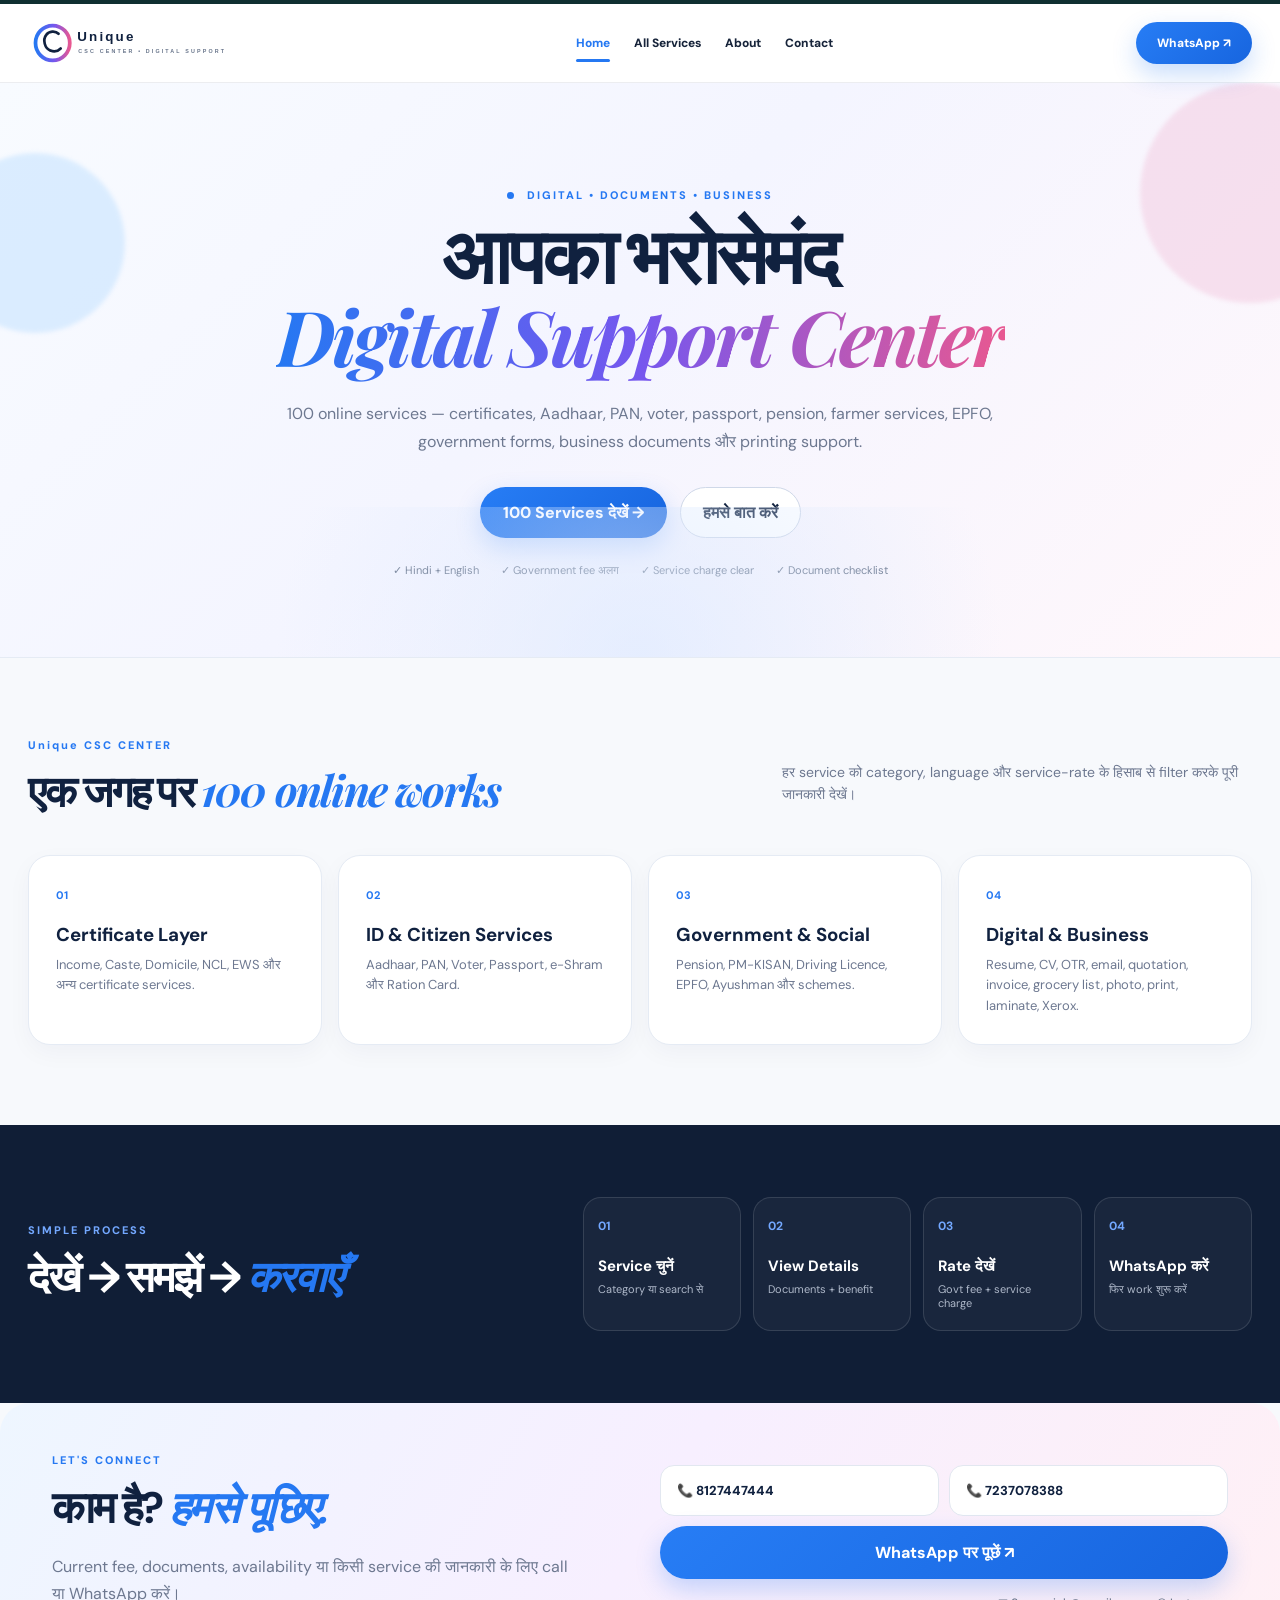
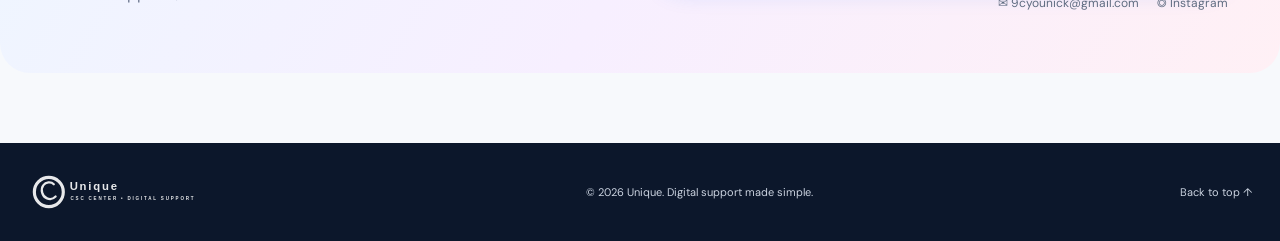
<file: index.html>
<!doctype html>
<html lang="hi">
<head>
<meta charset="utf-8"><meta name="viewport" content="width=device-width,initial-scale=1">
<title>Unique — Digital & CSC Support</title>
<meta name="description" content="Unique CSC Center — digital, certificate, government form, EPFO, farmer, ID, printing and business support.">
<link rel="preconnect" href="https://fonts.googleapis.com"><link rel="preconnect" href="https://fonts.gstatic.com" crossorigin>
<link href="https://fonts.googleapis.com/css2?family=DM+Sans:wght@400;500;600;700;800&family=Playfair+Display:wght@600;700&display=swap" rel="stylesheet">
<link rel="stylesheet" href="style.css">
</head>
<body>
<header class="site-header"><div class="nav-wrap">
<a class="brand" href="index.html#digital" aria-label="Unique Home"><img src="logo.svg" alt="Unique logo"></a>
<nav><a class="active" href="index.html#digital">Home</a><a href="services.html">All Services</a><a href="index.html#about">About</a><a href="index.html#contact">Contact</a></nav>
<a class="wa-btn" href="https://wa.me/918127447444" target="_blank" rel="noopener">WhatsApp ↗</a>
</div></header>
<main>
<section class="hero" id="digital"><div class="orb orb1"></div><div class="orb orb2"></div><div class="eyebrow"><span></span> DIGITAL • DOCUMENTS • BUSINESS</div>
<h1>आपका भरोसेमंद <br><em>Digital Support Center</em></h1>
<p>100 online services — certificates, Aadhaar, PAN, voter, passport, pension, farmer services, EPFO, government forms, business documents और printing support.</p>
<div class="hero-actions"><a class="primary" href="services.html">100 Services देखें <span>→</span></a><a class="ghost" href="#contact">हमसे बात करें</a></div>
<div class="trust-row"><span>✓ Hindi + English</span><span>✓ Government fee अलग</span><span>✓ Service charge clear</span><span>✓ Document checklist</span></div></section>
<section class="section" id="about"><div class="section-head"><div><div class="eyebrow">Unique CSC CENTER</div><h2>एक जगह पर <span>100 online works</span></h2></div><p>हर service को category, language और service-rate के हिसाब से filter करके पूरी जानकारी देखें।</p></div>
<div class="feature-grid"><div class="feature"><b>01</b><h3>Certificate Layer</h3><p>Income, Caste, Domicile, NCL, EWS और अन्य certificate services.</p></div><div class="feature"><b>02</b><h3>ID & Citizen Services</h3><p>Aadhaar, PAN, Voter, Passport, e-Shram और Ration Card.</p></div><div class="feature"><b>03</b><h3>Government & Social</h3><p>Pension, PM-KISAN, Driving Licence, EPFO, Ayushman और schemes.</p></div><div class="feature"><b>04</b><h3>Digital & Business</h3><p>Resume, CV, OTR, email, quotation, invoice, grocery list, photo, print, laminate, Xerox.</p></div></div></section>
<section class="dark-band"><div><div class="eyebrow">SIMPLE PROCESS</div><h2>देखें → समझें → <span>करवाएँ</span></h2></div><div class="steps"><div><b>01</b><strong>Service चुनें</strong><small>Category या search से</small></div><div><b>02</b><strong>View Details</strong><small>Documents + benefit</small></div><div><b>03</b><strong>Rate देखें</strong><small>Govt fee + service charge</small></div><div><b>04</b><strong>WhatsApp करें</strong><small>फिर work शुरू करें</small></div></div></section>
<section class="contact" id="contact"><div><div class="eyebrow">LET'S CONNECT</div><h2>काम है? <span>हमसे पूछिए.</span></h2><p>Current fee, documents, availability या किसी service की जानकारी के लिए call या WhatsApp करें।</p></div><div class="contact-actions"><a href="tel:+918127447444">📞 8127447444</a><a href="tel:+917237078388">📞 7237078388</a><a class="whatsapp-large" href="https://wa.me/918127447444" target="_blank" rel="noopener">WhatsApp पर पूछें ↗</a><div class="socials"><a href="mailto:9cyounick@gmail.com">✉ 9cyounick@gmail.com</a><a href="https://instagram.com/" target="_blank" rel="noopener">◎ Instagram</a></div></div></section>
</main>
<footer><a class="brand footer-brand" href="index.html#digital"><img src="logo.svg" alt="Unique"></a><p>© 2026 Unique. Digital support made simple.</p><a href="#digital">Back to top ↑</a></footer>
</body></html>
</file>
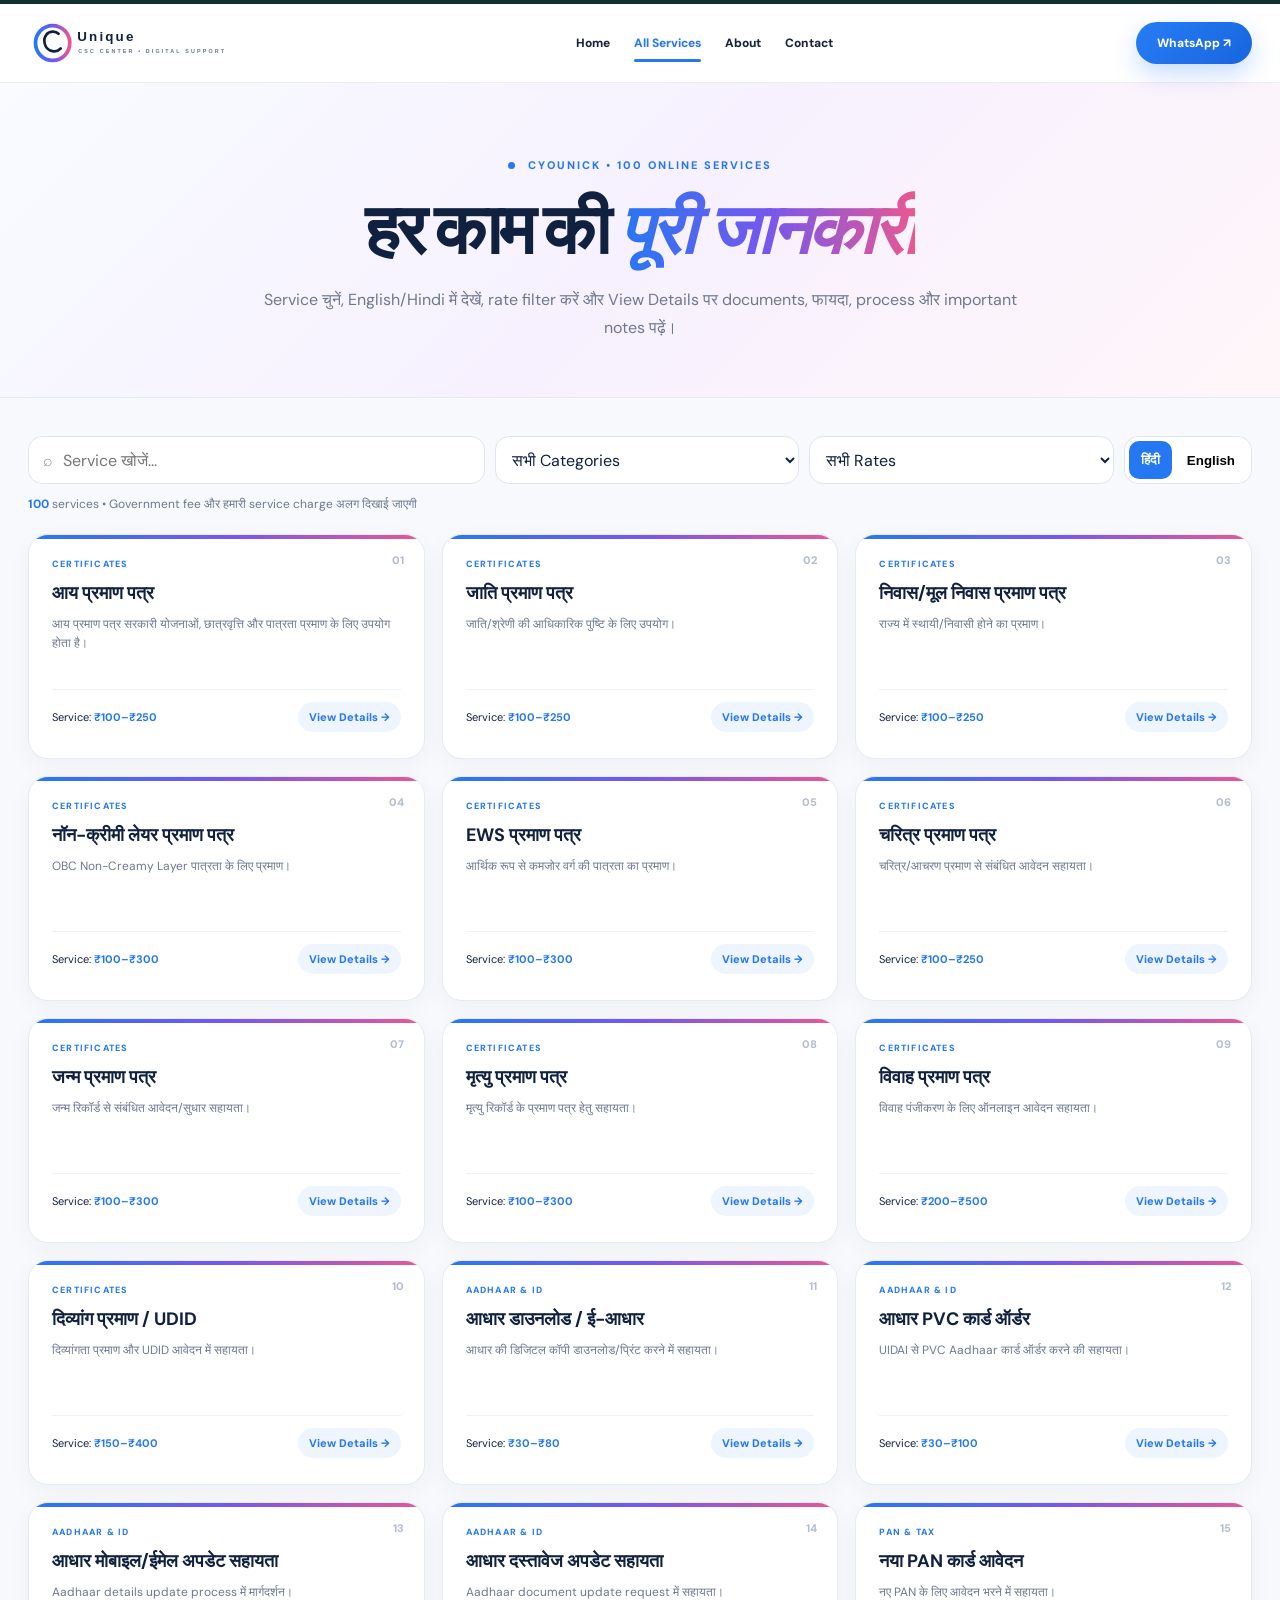
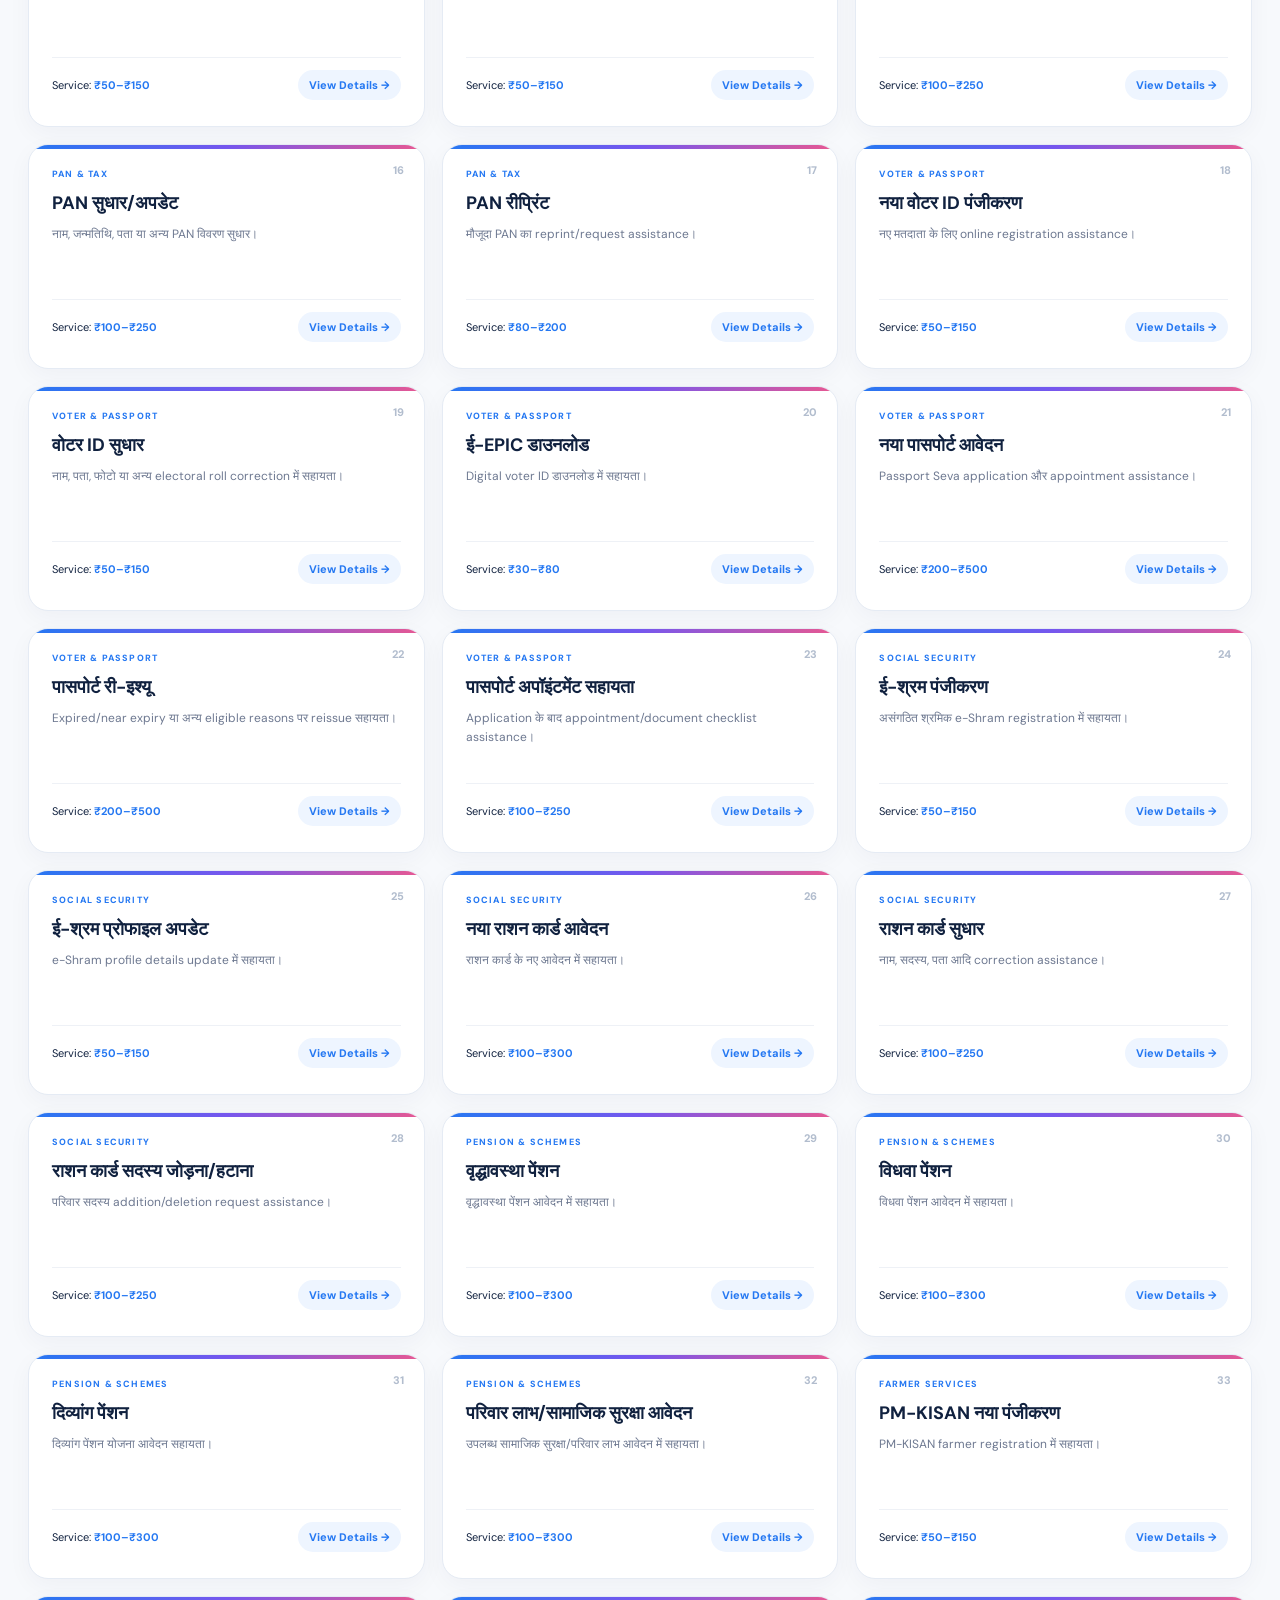
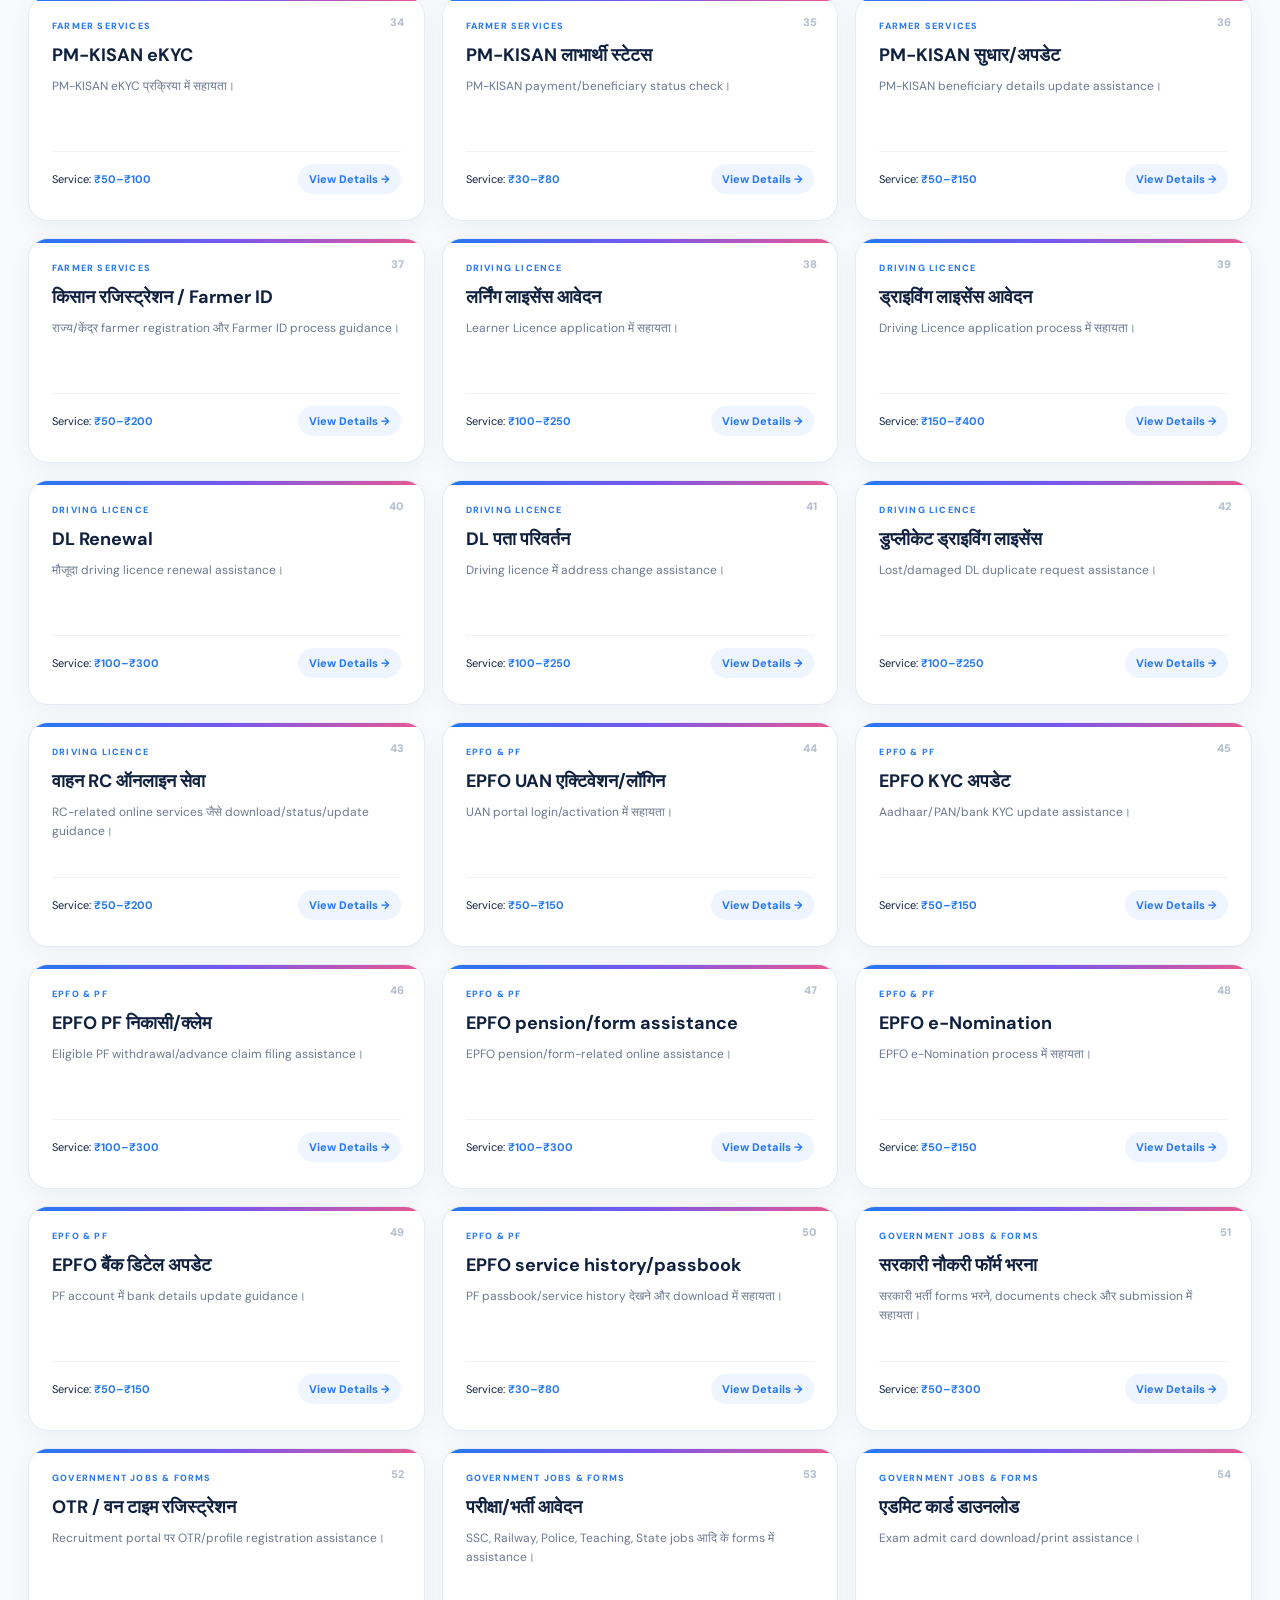
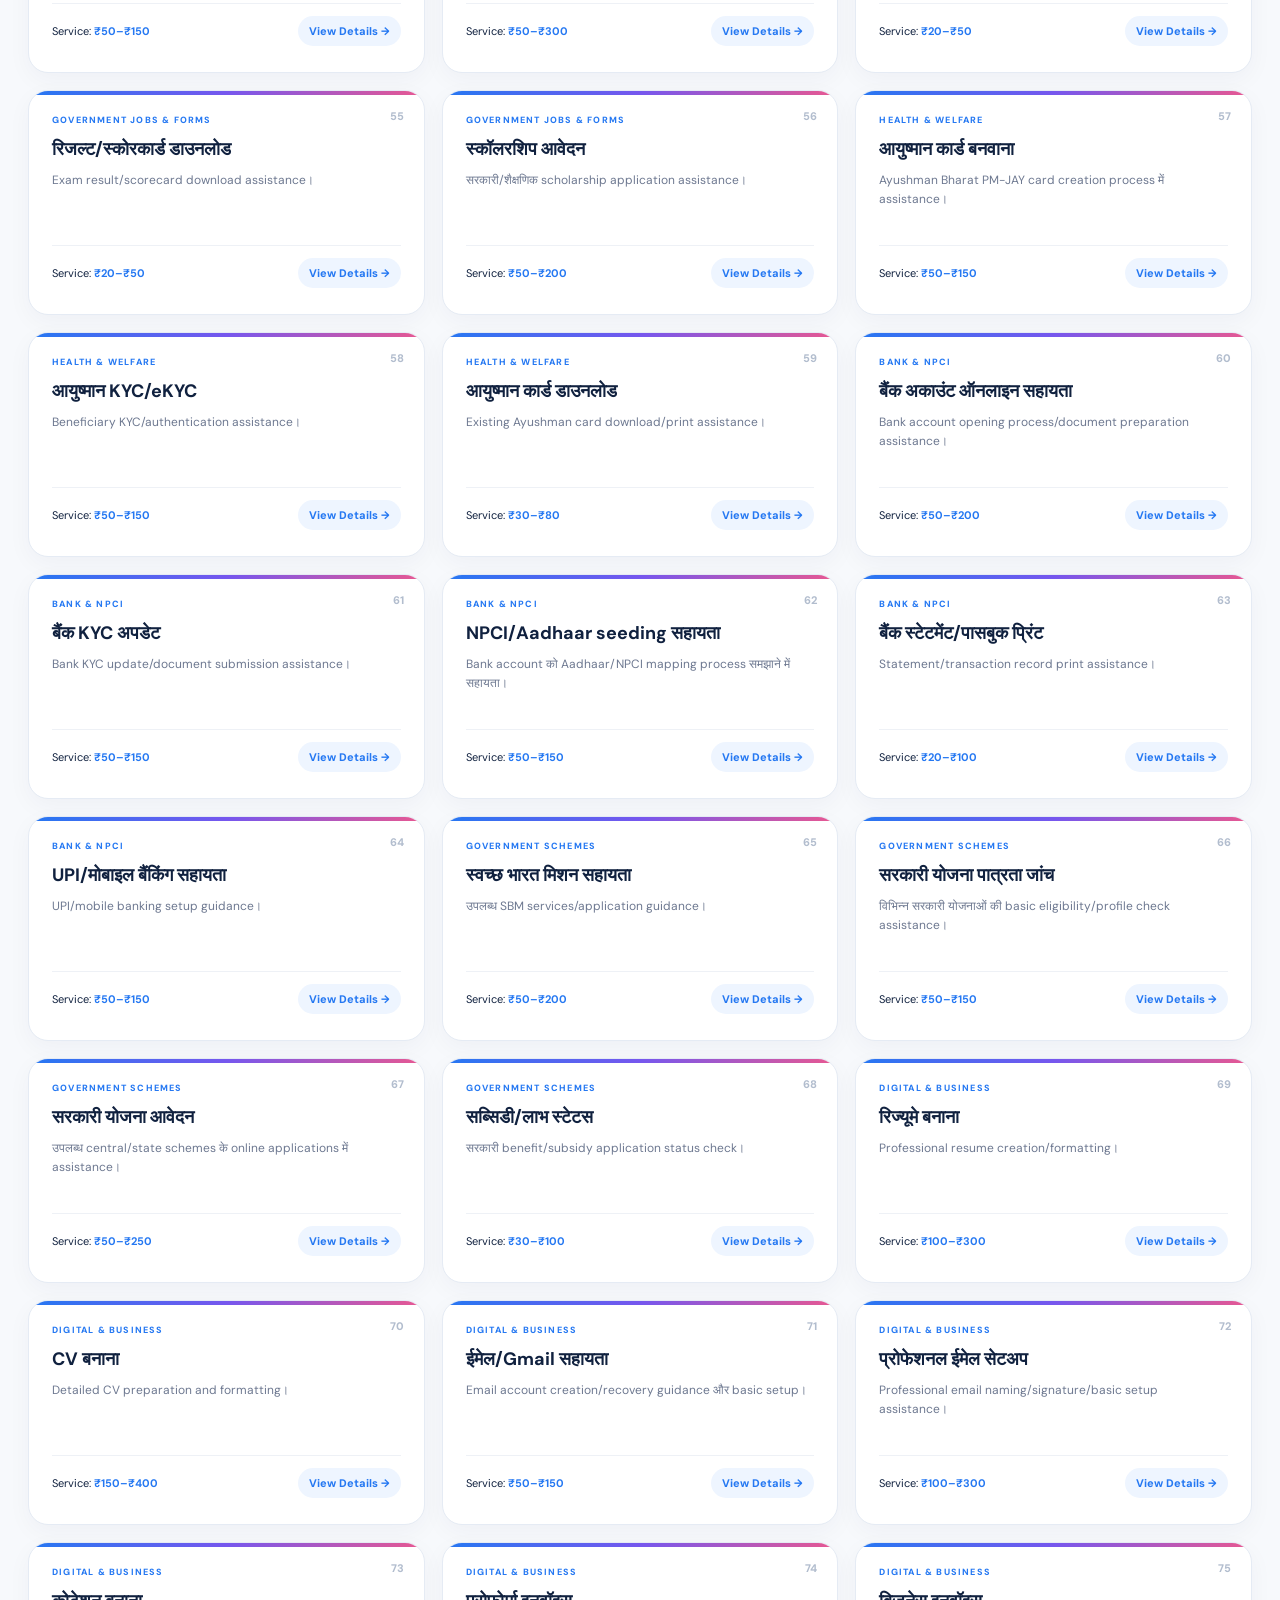
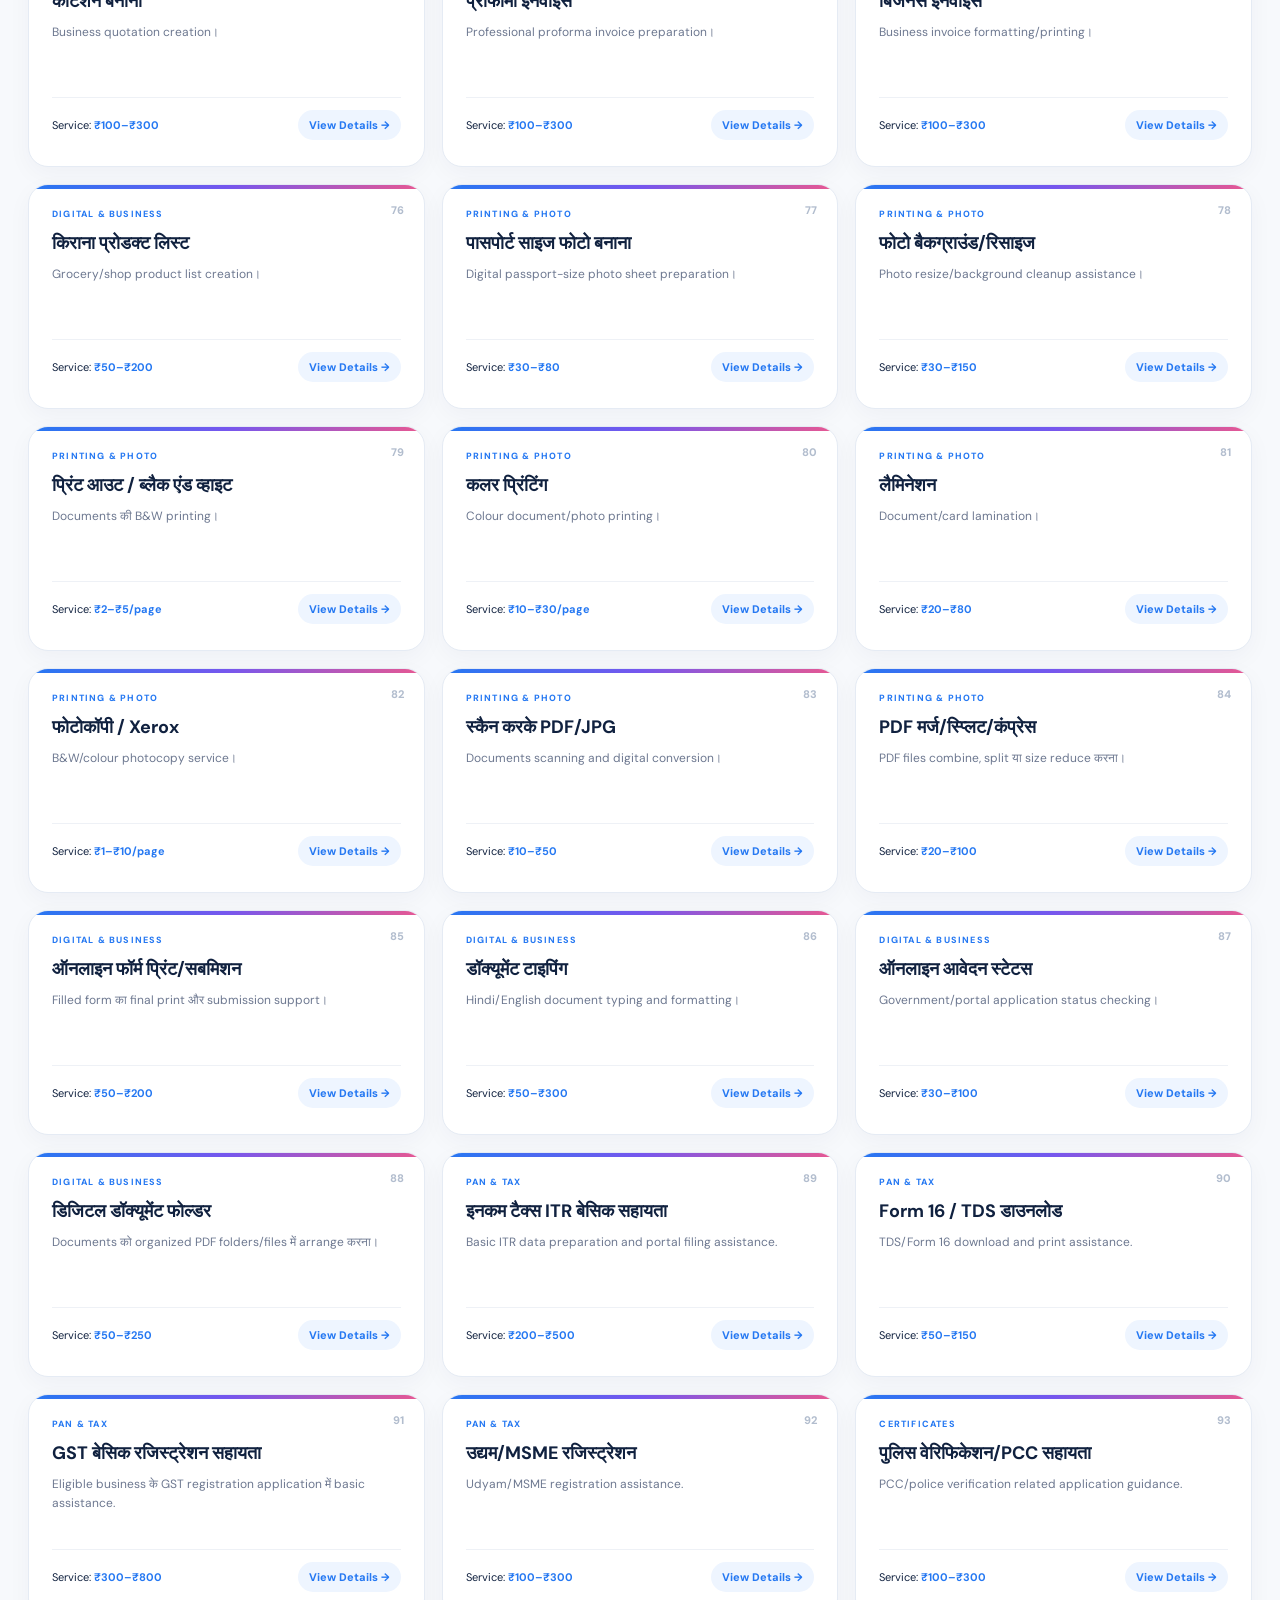
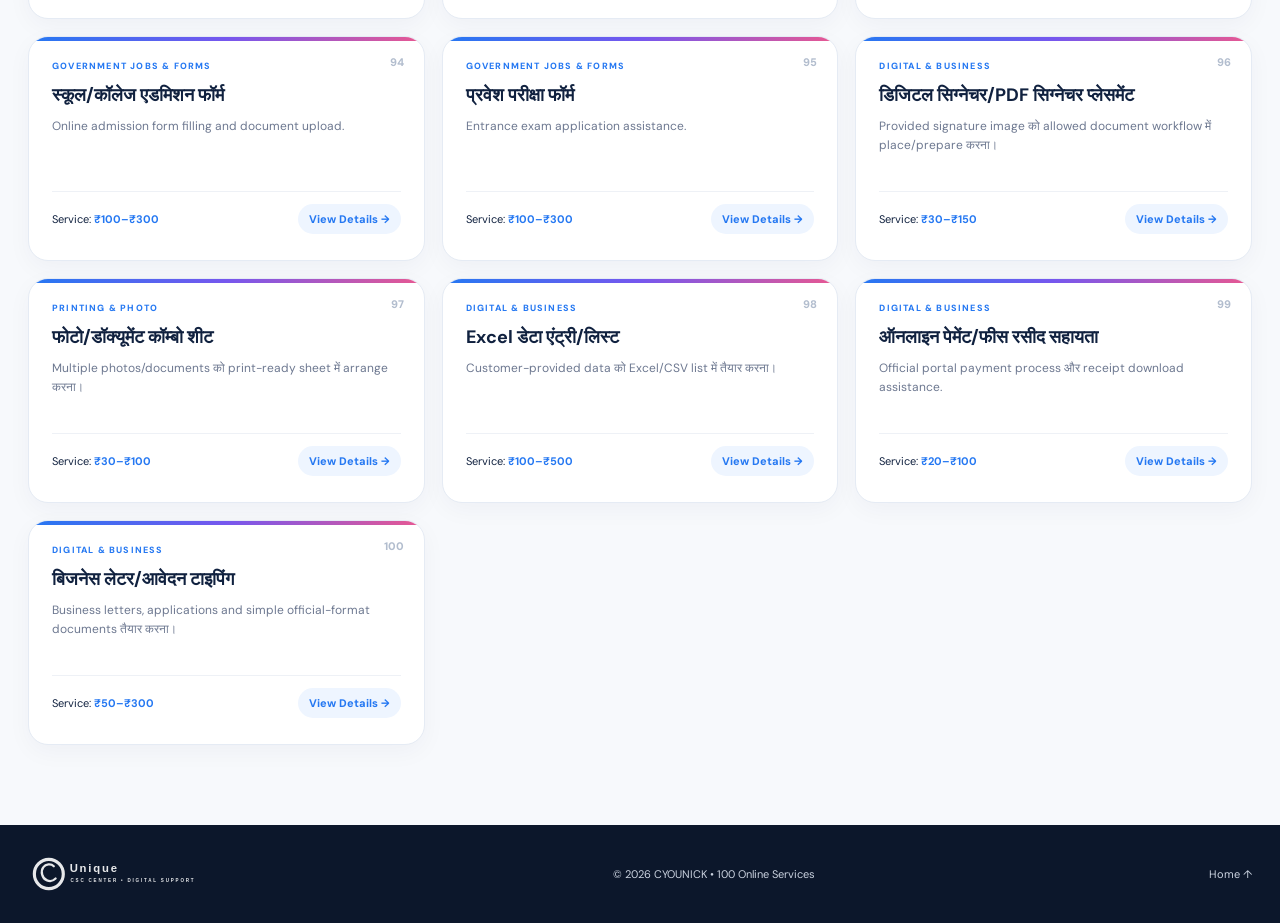
<file: services.html>
<!doctype html>
<html lang="hi">
<head><meta charset="utf-8"><meta name="viewport" content="width=device-width,initial-scale=1"><title>CYOUNICK — 100 Online Services</title><meta name="description" content="CYOUNICK 100 online services with Hindi/English, rates, benefits, documents and process details."><link rel="preconnect" href="https://fonts.googleapis.com"><link rel="preconnect" href="https://fonts.gstatic.com" crossorigin><link href="https://fonts.googleapis.com/css2?family=DM+Sans:wght@400;500;600;700;800&family=Playfair+Display:wght@600;700&display=swap" rel="stylesheet"><link rel="stylesheet" href="style.css"></head>
<body>
<header class="site-header"><div class="nav-wrap"><a class="brand" href="index.html#digital"><img src="logo.svg" alt="CYOUNICK logo"></a><nav><a href="index.html#digital">Home</a><a class="active" href="services.html">All Services</a><a href="index.html#about">About</a><a href="index.html#contact">Contact</a></nav><a class="wa-btn" href="https://wa.me/918127447444" target="_blank" rel="noopener">WhatsApp ↗</a></div></header>
<main class="services-page"><section class="services-hero"><div class="eyebrow"><span></span> CYOUNICK • 100 ONLINE SERVICES</div><h1>हर काम की <em>पूरी जानकारी</em></h1><p>Service चुनें, English/Hindi में देखें, rate filter करें और View Details पर documents, फायदा, process और important notes पढ़ें।</p></section>
<section class="catalog section"><div class="toolbar"><div class="search-box">⌕ <input id="search" placeholder="Service खोजें..." autocomplete="off"></div><select id="category"><option value="all">सभी Categories</option></select><select id="rate"><option value="all">सभी Rates</option><option value="0-100">₹0–₹100</option><option value="101-200">₹101–₹200</option><option value="201-300">₹201–₹300</option><option value="301+">₹301+</option></select><div class="lang-toggle"><button class="active" data-lang="hi">हिंदी</button><button data-lang="en">English</button></div></div><div class="catalog-meta"><strong id="count">100</strong> services <span>•</span> Government fee और हमारी service charge अलग दिखाई जाएगी</div><div id="grid" class="service-grid"></div></section></main>
<div class="modal-backdrop" id="modal"><div class="modal" role="dialog" aria-modal="true"><button class="close" id="close">×</button><div class="modal-top"><div class="modal-icon" id="mIcon">C</div><div><div class="eyebrow" id="mCat">SERVICE DETAILS</div><h2 id="mTitle">Service</h2></div></div><div class="detail-grid"><div><label>सरकारी शुल्क / Government fee</label><strong id="mGov"></strong></div><div><label>CYOUNICK service charge</label><strong id="mOur"></strong></div><div><label>यह service क्या है?</label><p id="mWhat"></p></div><div><label>इसे करवाने का फायदा</label><p id="mBenefit"></p></div><div><label>कौन-कौन से documents लगेंगे?</label><p id="mDocs"></p></div><div><label>Process / कैसे होगा?</label><p id="mProcess"></p></div><div class="note full"><label>Important clarification</label><p id="mNote"></p></div></div><div class="modal-help"><div><b>NEED THIS SERVICE?</b><h3>पहले details verify करें</h3><p>Final government fee, eligibility और required documents official portal/department के current rules के अनुसार होंगे।</p></div><a class="whatsapp-large" id="mWa" href="https://wa.me/918127447444" target="_blank" rel="noopener">WhatsApp पर पूछें ↗</a></div></div></div>
<footer><a class="brand footer-brand" href="index.html#digital"><img src="logo.svg" alt="CYOUNICK"></a><p>© 2026 CYOUNICK • 100 Online Services</p><a href="index.html#digital">Home ↑</a></footer>
<script src="services-data.js"></script><script src="services.js"></script>
</body></html>
</file>
<file: style.css>
:root{--ink:#10213f;--muted:#6d7890;--line:#e5ebf4;--blue:#2578f2;--violet:#7657ee;--pink:#e85891;--dark:#0c172b}*{box-sizing:border-box}html{scroll-behavior:smooth}body{margin:0;font-family:"DM Sans",sans-serif;color:var(--ink);background:#f7f9fc}a{text-decoration:none;color:inherit}.site-header{position:sticky;top:0;z-index:50;background:rgba(255,255,255,.94);backdrop-filter:blur(18px);border-top:4px solid #102f31;border-bottom:1px solid rgba(16,33,63,.08)}.nav-wrap{height:78px;max-width:1280px;margin:auto;padding:0 28px;display:flex;align-items:center;gap:25px}.brand{display:flex;align-items:center;min-width:245px}.brand img{width:225px;height:auto;display:block}nav{display:flex;align-items:center;justify-content:center;gap:24px;flex:1}nav a{font-size:12px;font-weight:800;color:#17243a;position:relative;padding:28px 0}nav a.active,nav a:hover{color:var(--blue)}nav a.active:after{content:"";position:absolute;height:3px;left:0;right:0;bottom:17px;background:var(--blue);border-radius:3px}.wa-btn,.primary,.whatsapp-large{background:linear-gradient(135deg,#277df5,#1765df);color:#fff;border-radius:999px;font-weight:800;box-shadow:0 10px 25px rgba(37,120,242,.25)}.wa-btn{padding:13px 21px;font-size:12px}.hero{position:relative;overflow:hidden;text-align:center;padding:105px 24px 80px;background:linear-gradient(135deg,#f8fbff,#f4f5ff 45%,#fff7fb);border-bottom:1px solid var(--line)}.hero:before{content:"";position:absolute;inset:auto 8% -150px;height:300px;background:radial-gradient(circle,#dbe9ff,transparent 65%);opacity:.65}.orb{position:absolute;border-radius:50%;filter:blur(2px);opacity:.45}.orb1{width:180px;height:180px;left:-55px;top:70px;background:#b9ddff}.orb2{width:220px;height:220px;right:-80px;top:0;background:#f2c4dc}.eyebrow{font-size:11px;letter-spacing:2px;font-weight:800;color:var(--blue);position:relative}.eyebrow span{display:inline-block;width:7px;height:7px;border-radius:50%;background:var(--blue);margin-right:8px}.hero h1,.services-hero h1{font-size:clamp(43px,6vw,78px);line-height:1;letter-spacing:-3px;margin:18px 0 20px;position:relative}.hero h1 em,.services-hero h1 em{font-family:"Playfair Display",serif;font-style:italic;background:linear-gradient(90deg,#2578f2,#7657ee,#e85891);-webkit-background-clip:text;color:transparent}.hero p,.services-hero p{max-width:760px;margin:0 auto;color:var(--muted);font-size:16px;line-height:1.75}.hero-actions{display:flex;justify-content:center;gap:13px;margin:31px 0 25px}.primary{padding:15px 23px}.ghost{padding:14px 22px;border:1px solid #cfd8e8;border-radius:999px;background:#fff;font-weight:800}.trust-row{display:flex;justify-content:center;gap:22px;color:#68758b;font-size:11px;flex-wrap:wrap}.section{max-width:1280px;margin:auto;padding:80px 28px}.section-head{display:flex;align-items:end;justify-content:space-between;gap:30px;margin-bottom:35px}.section-head h2,.dark-band h2,.contact h2{font-size:43px;letter-spacing:-1.8px;margin:8px 0 0}.section-head h2 span,.dark-band h2 span,.contact h2 span{font-family:"Playfair Display",serif;font-style:italic;color:var(--blue)}.section-head p{max-width:470px;color:var(--muted);line-height:1.6;font-size:14px}.feature-grid{display:grid;grid-template-columns:repeat(4,1fr);gap:16px}.feature{background:#fff;border:1px solid var(--line);border-radius:22px;padding:27px;box-shadow:0 8px 25px rgba(20,37,65,.04)}.feature b{color:var(--blue);font-size:11px}.feature h3{margin:18px 0 8px}.feature p{margin:0;color:var(--muted);font-size:13px;line-height:1.6}.dark-band{padding:72px max(28px,calc((100vw - 1224px)/2));background:#101e36;color:#fff;display:grid;grid-template-columns:.85fr 1.15fr;gap:60px;align-items:center}.dark-band .eyebrow{color:#73a8ff}.dark-band .eyebrow span{background:#73a8ff}.steps{display:grid;grid-template-columns:repeat(4,1fr);gap:12px}.steps div{padding:20px 14px;border:1px solid rgba(255,255,255,.12);border-radius:18px;background:rgba(255,255,255,.04)}.steps b{display:block;color:#73a8ff;font-size:12px;margin-bottom:22px}.steps strong{display:block;font-size:15px}.steps small{display:block;color:#aeb8c9;margin-top:6px;font-size:11px}.contact{max-width:1280px;margin:0 auto 70px;padding:50px 52px;border-radius:30px;background:linear-gradient(120deg,#eef6ff,#f7efff 50%,#fff0f5);display:grid;grid-template-columns:1fr 1fr;gap:40px;align-items:center}.contact h2{font-size:44px}.contact p{color:var(--muted);line-height:1.7;max-width:520px}.contact-actions{display:grid;grid-template-columns:1fr 1fr;gap:10px}.contact-actions>a:not(.whatsapp-large){background:#fff;border:1px solid #e2e7f0;border-radius:14px;padding:16px;font-weight:800;font-size:13px}.whatsapp-large{display:block;text-align:center;padding:16px;grid-column:1/-1}.socials{grid-column:1/-1;display:flex;justify-content:flex-end;gap:18px;color:#5f6c81;font-size:12px;padding-top:6px}footer{padding:28px max(28px,calc((100vw - 1224px)/2));background:#0c172b;color:#cbd3e0;display:flex;align-items:center;justify-content:space-between;font-size:11px}.footer-brand{min-width:0}.footer-brand img{width:190px;filter:brightness(0) invert(1);opacity:.9}.services-hero{text-align:center;padding:75px 20px 55px;background:linear-gradient(135deg,#f8fbff,#f7f1ff,#fff6f9);border-bottom:1px solid var(--line)}.services-hero h1{font-size:clamp(42px,5.5vw,70px)}.catalog{padding-top:38px}.toolbar{display:grid;grid-template-columns:1.5fr 1fr 1fr auto;gap:10px;align-items:center;margin-bottom:12px}.search-box,.toolbar select,.lang-toggle{background:#fff;border:1px solid #dfe6f0;border-radius:14px;height:48px}.search-box{display:flex;align-items:center;padding:0 14px;color:#8792a6}.search-box input{border:0;outline:0;width:100%;font:inherit;margin-left:8px}.toolbar select{padding:0 12px;font:inherit;color:var(--ink)}.lang-toggle{display:flex;padding:4px;gap:3px}.lang-toggle button{border:0;background:transparent;border-radius:10px;padding:0 12px;font-weight:800;cursor:pointer}.lang-toggle button.active{background:var(--blue);color:#fff}.catalog-meta{color:var(--muted);font-size:12px;margin:10px 0 22px}.catalog-meta strong{color:var(--blue)}.service-grid{display:grid;grid-template-columns:repeat(3,1fr);gap:17px}.service-card{position:relative;background:#fff;border:1px solid var(--line);border-radius:20px;padding:23px;min-height:225px;overflow:hidden;transition:.2s;box-shadow:0 7px 25px rgba(20,37,65,.04)}.service-card:before{content:"";position:absolute;inset:0 auto auto 0;width:100%;height:4px;background:linear-gradient(90deg,var(--blue),var(--violet),var(--pink))}.service-card:hover{transform:translateY(-5px);box-shadow:0 18px 40px rgba(20,37,65,.11)}.card-number{position:absolute;right:20px;top:18px;font-size:11px;font-weight:800;color:#b2bdce}.service-category{font-size:9px;text-transform:uppercase;letter-spacing:1.2px;color:var(--blue);font-weight:800;margin-bottom:12px;padding-right:40px}.service-card h3{margin:0 0 10px;font-size:18px;line-height:1.25}.service-card p{color:var(--muted);font-size:12px;line-height:1.6;margin:0;min-height:58px}.rate-line{display:flex;justify-content:space-between;gap:10px;align-items:center;margin-top:16px;padding-top:12px;border-top:1px solid #eef1f6;font-size:11px}.rate-line b{color:var(--blue)}.details{border:0;background:#eef5ff;color:var(--blue);border-radius:999px;padding:8px 11px;font:inherit;font-weight:800;cursor:pointer;white-space:nowrap}.modal-backdrop{position:fixed;inset:0;background:rgba(8,20,39,.72);backdrop-filter:blur(9px);z-index:100;display:none;align-items:center;justify-content:center;padding:20px}.modal-backdrop.show{display:flex}.modal{width:min(930px,100%);max-height:92vh;overflow:auto;background:#fff;border-radius:26px;box-shadow:0 30px 90px rgba(0,0,0,.3);position:relative}.close{position:absolute;right:18px;top:16px;width:38px;height:38px;border:0;border-radius:50%;background:#eef3fa;font-size:25px;cursor:pointer;z-index:2}.modal-top{padding:30px 34px 22px;background:linear-gradient(110deg,#eff6ff,#f9f0ff);display:flex;gap:16px;align-items:center}.modal-icon{width:54px;height:54px;border-radius:17px;background:#fff;color:var(--blue);display:grid;place-items:center;font-size:16px;font-weight:900;box-shadow:0 8px 20px rgba(30,60,100,.08)}.modal h2{margin:4px 0 0;font-size:29px}.detail-grid{padding:20px 34px 28px;display:grid;grid-template-columns:1fr 1fr;gap:14px}.detail-grid>div{padding:18px;border:1px solid var(--line);border-radius:16px}.detail-grid label{display:block;color:#617089;font-size:10px;letter-spacing:1px;font-weight:800;margin-bottom:8px}.detail-grid strong{font-size:18px;color:var(--blue)}.detail-grid p{margin:0;color:#4f5d73;line-height:1.65;font-size:13px}.detail-grid .full{grid-column:1/-1}.modal-help{margin:0 34px 34px;padding:20px;border:1px solid #e5eaf2;border-radius:18px;display:flex;justify-content:space-between;align-items:center;gap:20px}.modal-help b{font-size:9px;letter-spacing:1.5px;color:var(--blue)}.modal-help h3{margin:5px 0}.modal-help p{margin:0;color:var(--muted);font-size:12px}.modal-help .whatsapp-large{padding:13px 20px;min-width:210px;grid-column:auto}
@media(max-width:1050px){nav{gap:13px}.brand{min-width:210px}.nav-wrap{gap:10px}.feature-grid{grid-template-columns:repeat(2,1fr)}.service-grid{grid-template-columns:repeat(2,1fr)}.dark-band{grid-template-columns:1fr}.toolbar{grid-template-columns:1fr 1fr}.lang-toggle{justify-content:center}}
@media(max-width:760px){.nav-wrap{height:auto;padding:10px 16px;flex-wrap:wrap}.brand{min-width:0;flex:1}.brand img{width:190px}nav{order:3;width:100%;overflow:auto;justify-content:flex-start;padding-bottom:3px}nav a{padding:9px 4px;white-space:nowrap}.wa-btn{padding:11px 14px}.hero{padding:70px 20px 55px}.hero h1,.services-hero h1{font-size:46px;letter-spacing:-2px}.trust-row{flex-direction:column;gap:8px}.section{padding:60px 18px}.section-head{display:block}.section-head p{margin-top:15px}.feature-grid,.service-grid{grid-template-columns:1fr}.dark-band{padding:60px 20px}.steps{grid-template-columns:1fr 1fr}.contact{margin:0 15px 50px;padding:35px 24px;grid-template-columns:1fr}.contact-actions{grid-template-columns:1fr}.socials{justify-content:flex-start}.toolbar{grid-template-columns:1fr}.lang-toggle{height:48px}.modal{border-radius:20px}.detail-grid{grid-template-columns:1fr;padding:16px 20px}.detail-grid .full{grid-column:auto}.modal-top{padding:26px 20px 20px}.modal-help{margin:0 20px 20px;display:block}.modal-help .whatsapp-large{margin-top:15px}footer{flex-direction:column;gap:15px;text-align:center}}
</file>
